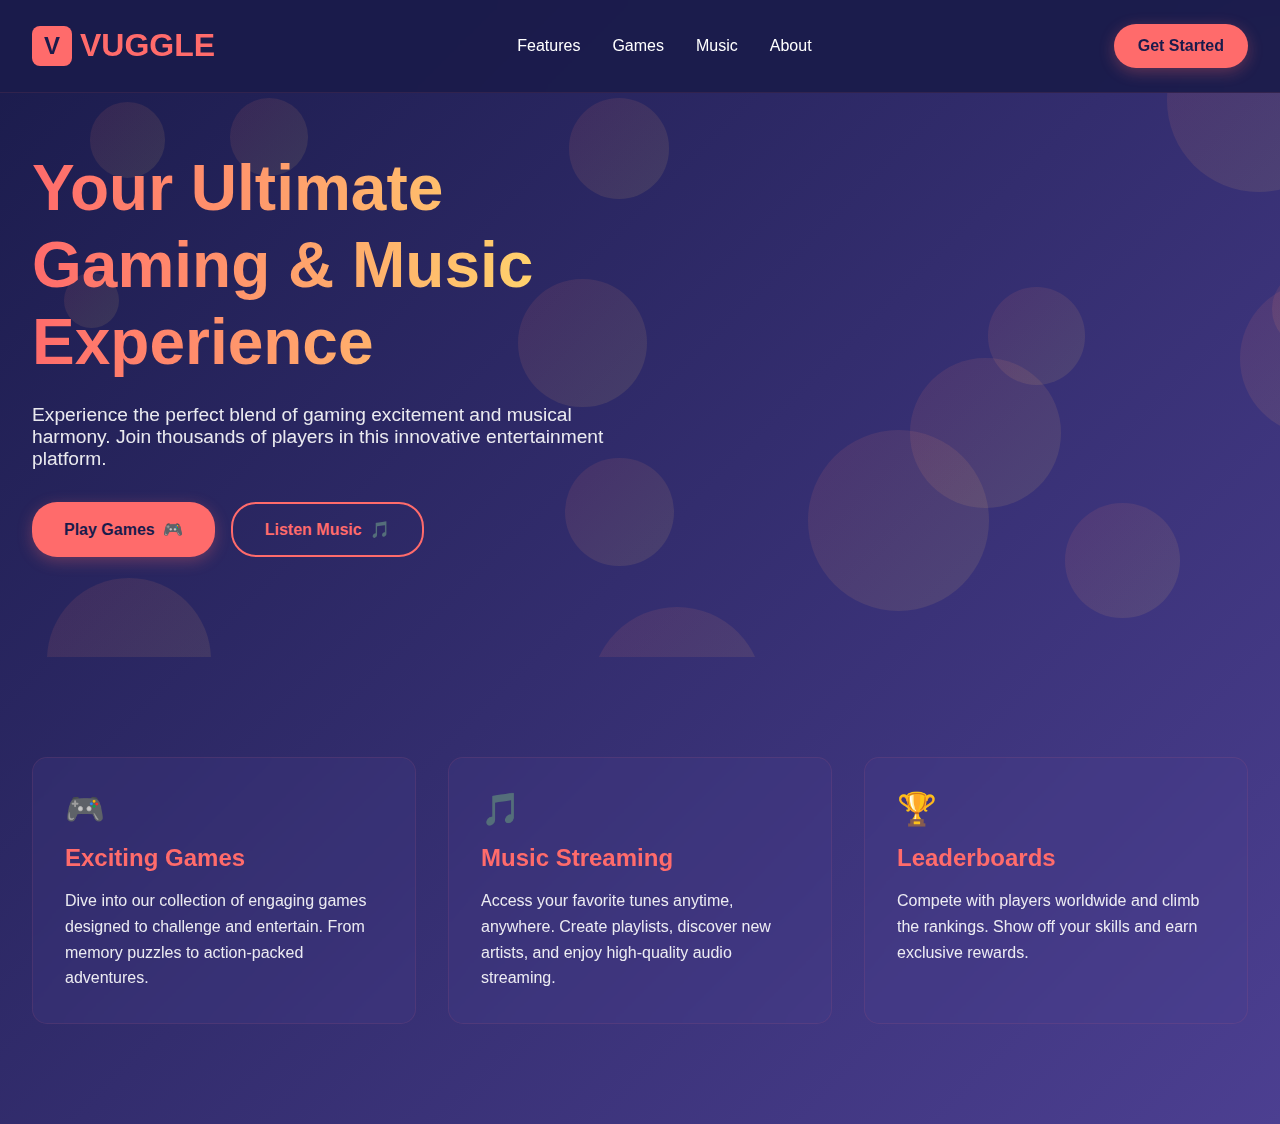
<file: index.html>
<!DOCTYPE html>
<html lang="en">
<head>
    <meta charset="UTF-8">
    <meta name="viewport" content="width=device-width, initial-scale=1.0">
    <title>VUGGLE - Gaming & Music Platform</title>
    <style>
        * {
            margin: 0;
            padding: 0;
            box-sizing: border-box;
            font-family: 'Segoe UI', Tahoma, Geneva, Verdana, sans-serif;
        }

        :root {
            --primary: #1A1B4B;
            --secondary: #4C3F91;
            --accent: #FF6B6B;
            --text: #ffffff;
            --gradient: linear-gradient(135deg, #1A1B4B, #4C3F91);
            --card-bg: rgba(76, 63, 145, 0.2);
            --hover-accent: #FF8787;
        }

        body {
            background: var(--gradient);
            color: var(--text);
            min-height: 100vh;
            overflow-x: hidden;
        }

        .container {
            max-width: 1400px;
            margin: 0 auto;
            padding: 0 2rem;
        }

        /* Header Styles */
        .header {
            padding: 1.5rem 0;
            position: fixed;
            width: 100%;
            top: 0;
            z-index: 1000;
            background: rgba(26, 27, 75, 0.95);
            backdrop-filter: blur(8px);
            border-bottom: 1px solid rgba(255, 107, 107, 0.1);
        }

        .header-content {
            display: flex;
            justify-content: space-between;
            align-items: center;
        }

        .logo {
            font-size: 2rem;
            font-weight: bold;
            color: var(--accent);
            text-decoration: none;
            display: flex;
            align-items: center;
            gap: 0.5rem;
        }

        .logo-icon {
            width: 40px;
            height: 40px;
            background: var(--accent);
            border-radius: 8px;
            display: flex;
            align-items: center;
            justify-content: center;
            font-size: 1.5rem;
            color: var(--primary);
        }

        .nav-links {
            display: flex;
            gap: 2rem;
        }

        .nav-links a {
            color: var(--text);
            text-decoration: none;
            font-weight: 500;
            position: relative;
            padding: 0.5rem 0;
        }

        .nav-links a::after {
            content: '';
            position: absolute;
            bottom: 0;
            left: 0;
            width: 0;
            height: 2px;
            background: var(--accent);
            transition: width 0.3s ease;
        }

        .nav-links a:hover::after {
            width: 100%;
        }

        .auth-btn {
            background: var(--accent);
            color: var(--primary);
            padding: 0.8rem 1.5rem;
            border-radius: 25px;
            text-decoration: none;
            font-weight: 600;
            transition: all 0.3s ease;
            box-shadow: 0 4px 15px rgba(255, 107, 107, 0.3);
        }

        .auth-btn:hover {
            transform: translateY(-2px);
            background: var(--hover-accent);
            box-shadow: 0 6px 20px rgba(255, 107, 107, 0.4);
        }

        /* Hero Section */
        .hero {
            padding-top: 150px;
            padding-bottom: 100px;
            position: relative;
        }

        .hero-content {
            display: flex;
            align-items: center;
            justify-content: space-between;
            gap: 4rem;
        }

        .hero-text {
            flex: 1;
            max-width: 600px;
        }

        .hero-title {
            font-size: 4rem;
            line-height: 1.2;
            margin-bottom: 1.5rem;
            background: linear-gradient(to right, #FF6B6B, #FFE66D);
            -webkit-background-clip: text;
            -webkit-text-fill-color: transparent;
        }

        .hero-subtitle {
            font-size: 1.2rem;
            margin-bottom: 2rem;
            opacity: 0.9;
        }

        .cta-buttons {
            display: flex;
            gap: 1rem;
        }

        .cta-primary {
            background: var(--accent);
            color: var(--primary);
            padding: 1rem 2rem;
            border-radius: 25px;
            text-decoration: none;
            font-weight: 600;
            display: flex;
            align-items: center;
            gap: 0.5rem;
            transition: all 0.3s ease;
            box-shadow: 0 4px 15px rgba(255, 107, 107, 0.3);
        }

        .cta-secondary {
            background: transparent;
            color: var(--accent);
            border: 2px solid var(--accent);
            padding: 1rem 2rem;
            border-radius: 25px;
            text-decoration: none;
            font-weight: 600;
            display: flex;
            align-items: center;
            gap: 0.5rem;
            transition: all 0.3s ease;
        }

        .cta-primary:hover {
            transform: translateY(-2px);
            background: var(--hover-accent);
            box-shadow: 0 6px 20px rgba(255, 107, 107, 0.4);
        }

        .cta-secondary:hover {
            transform: translateY(-2px);
            background: rgba(255, 107, 107, 0.1);
        }

        /* Animated Background */
        .animated-bg {
            position: absolute;
            top: 0;
            left: 0;
            width: 100%;
            height: 100%;
            overflow: hidden;
            z-index: -1;
        }

        .bubble {
            position: absolute;
            background: linear-gradient(135deg, rgba(255, 107, 107, 0.1), rgba(255, 230, 109, 0.1));
            border-radius: 50%;
            animation: float 8s infinite ease-in-out;
        }

        @keyframes float {
            0%, 100% {
                transform: translateY(0) rotate(0deg);
            }
            50% {
                transform: translateY(-100px) rotate(180deg);
            }
        }

        /* Features Section */
        .features {
            padding: 100px 0;
        }

        .features-grid {
            display: grid;
            grid-template-columns: repeat(auto-fit, minmax(300px, 1fr));
            gap: 2rem;
        }

        .feature-card {
            background: var(--card-bg);
            border-radius: 15px;
            padding: 2rem;
            backdrop-filter: blur(8px);
            transition: all 0.3s ease;
            border: 1px solid rgba(255, 107, 107, 0.1);
        }

        .feature-card:hover {
            transform: translateY(-10px);
            border-color: rgba(255, 107, 107, 0.3);
            box-shadow: 0 10px 30px rgba(76, 63, 145, 0.2);
        }

        .feature-icon {
            font-size: 2rem;
            color: var(--accent);
            margin-bottom: 1rem;
        }

        .feature-title {
            font-size: 1.5rem;
            margin-bottom: 1rem;
            color: var(--accent);
        }

        .feature-description {
            opacity: 0.9;
            line-height: 1.6;
        }

        /* Responsive Design */
        @media (max-width: 768px) {
            .header-content {
                flex-direction: column;
                gap: 1rem;
            }

            .nav-links {
                flex-direction: column;
                align-items: center;
            }

            .hero-content {
                flex-direction: column;
                text-align: center;
            }

            .hero-title {
                font-size: 3rem;
            }

            .cta-buttons {
                justify-content: center;
            }
        }
    </style>
</head>
<!-- Rest of the HTML remains the same -->
<body>
    <header class="header">
        <div class="container header-content">
            <a href="#" class="logo">
                <div class="logo-icon">V</div>
                VUGGLE
            </a>
            <nav class="nav-links">
                <a href="#features">Features</a>
                <a href="#games">Games</a>
                <a href="#music">Music</a>
                <a href="#about">About</a>
            </nav>
            <a href="#login" class="auth-btn">Get Started</a>
        </div>
    </header>

    <section class="hero">
        <div class="container hero-content">
            <div class="hero-text">
                <h1 class="hero-title">Your Ultimate Gaming & Music Experience</h1>
                <p class="hero-subtitle">Experience the perfect blend of gaming excitement and musical harmony. Join thousands of players in this innovative entertainment platform.</p>
                <div class="cta-buttons">
                    <a href="./game.html" class="cta-primary">
                        Play Games
                        <span>🎮</span>
                    </a>
                    <a href="#music" class="cta-secondary">
                        Listen Music
                        <span>🎵</span>
                    </a>
                </div>
            </div>
        </div>
        <div class="animated-bg" id="animatedBg"></div>
    </section>

    <section class="features">
        <div class="container">
            <div class="features-grid">
                <div class="feature-card">
                    <div class="feature-icon">🎮</div>
                    <h3 class="feature-title">Exciting Games</h3>
                    <p class="feature-description">Dive into our collection of engaging games designed to challenge and entertain. From memory puzzles to action-packed adventures.</p>
                </div>
                <div class="feature-card">
                    <div class="feature-icon">🎵</div>
                    <h3 class="feature-title">Music Streaming</h3>
                    <p class="feature-description">Access your favorite tunes anytime, anywhere. Create playlists, discover new artists, and enjoy high-quality audio streaming.</p>
                </div>
                <div class="feature-card">
                    <div class="feature-icon">🏆</div>
                    <h3 class="feature-title">Leaderboards</h3>
                    <p class="feature-description">Compete with players worldwide and climb the rankings. Show off your skills and earn exclusive rewards.</p>
                </div>
            </div>
        </div>
    </section>

    <script>
        // Create animated background bubbles
        const animatedBg = document.getElementById('animatedBg');
        const numberOfBubbles = 15;

        for (let i = 0; i < numberOfBubbles; i++) {
            const bubble = document.createElement('div');
            bubble.className = 'bubble';
            
            // Random size between 50px and 200px
            const size = Math.random() * 150 + 50;
            bubble.style.width = `${size}px`;
            bubble.style.height = `${size}px`;
            
            // Random position
            bubble.style.left = `${Math.random() * 100}%`;
            bubble.style.top = `${Math.random() * 100}%`;
            
            // Random animation delay
            bubble.style.animationDelay = `${Math.random() * 5}s`;
            
            animatedBg.appendChild(bubble);
        }

        // Smooth scroll for navigation links
        document.querySelectorAll('a[href^="#"]').forEach(anchor => {
            anchor.addEventListener('click', function (e) {
                e.preventDefault();
                const target = document.querySelector(this.getAttribute('href'));
                if (target) {
                    target.scrollIntoView({
                        behavior: 'smooth'
                    });
                }
            });
        });
    </script>
</body>
</html>
</file>
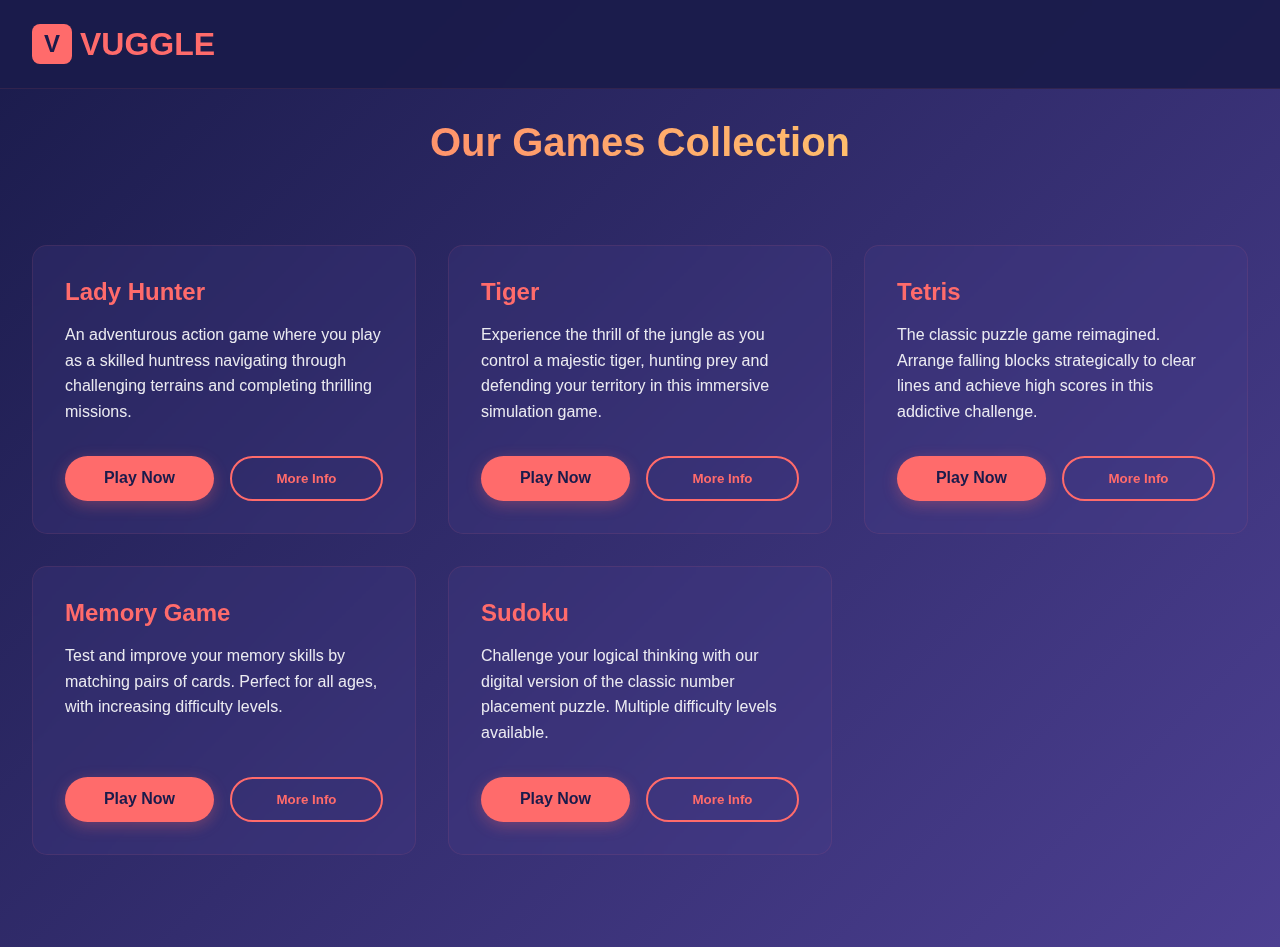
<file: game.html>
<!DOCTYPE html>
<html lang="en">
<head>
    <meta charset="UTF-8">
    <meta name="viewport" content="width=device-width, initial-scale=1.0">
    <title>VUGGLE - Games</title>
    <style>
        * {
            margin: 0;
            padding: 0;
            box-sizing: border-box;
            font-family: 'Segoe UI', Tahoma, Geneva, Verdana, sans-serif;
        }

        :root {
            --primary: #1A1B4B;
            --secondary: #4C3F91;
            --accent: #FF6B6B;
            --text: #ffffff;
            --gradient: linear-gradient(135deg, #1A1B4B, #4C3F91);
            --card-bg: rgba(76, 63, 145, 0.2);
            --hover-accent: #FF8787;
        }

        body {
            background: var(--gradient);
            color: var(--text);
            min-height: 100vh;
        }

        .container {
            max-width: 1400px;
            margin: 0 auto;
            padding: 0 2rem;
        }

        /* Header Styles */
        .header {
            padding: 1.5rem 0;
            position: fixed;
            width: 100%;
            top: 0;
            z-index: 1000;
            background: rgba(26, 27, 75, 0.95);
            backdrop-filter: blur(8px);
            border-bottom: 1px solid rgba(255, 107, 107, 0.1);
        }

        .header-content {
            display: flex;
            justify-content: space-between;
            align-items: center;
        }

        .logo {
            font-size: 2rem;
            font-weight: bold;
            color: var(--accent);
            text-decoration: none;
            display: flex;
            align-items: center;
            gap: 0.5rem;
        }

        .logo-icon {
            width: 40px;
            height: 40px;
            background: var(--accent);
            border-radius: 8px;
            display: flex;
            align-items: center;
            justify-content: center;
            font-size: 1.5rem;
            color: var(--primary);
        }

        /* Games Grid */
        .games-section {
            padding-top: 120px;
            padding-bottom: 60px;
        }

        .section-title {
            font-size: 2.5rem;
            margin-bottom: 2rem;
            text-align: center;
            background: linear-gradient(to right, #FF6B6B, #FFE66D);
            -webkit-background-clip: text;
            -webkit-text-fill-color: transparent;
            padding-bottom: 1rem;
        }

        .games-grid {
            display: grid;
            grid-template-columns: repeat(auto-fit, minmax(300px, 1fr));
            gap: 2rem;
            padding: 2rem 0;
        }

        .game-card {
            background: var(--card-bg);
            border-radius: 15px;
            padding: 2rem;
            backdrop-filter: blur(8px);
            transition: all 0.3s ease;
            display: flex;
            flex-direction: column;
            gap: 1rem;
            border: 1px solid rgba(255, 107, 107, 0.1);
            position: relative;
            overflow: hidden;
        }

        .game-card::before {
            content: '';
            position: absolute;
            top: 0;
            left: 0;
            width: 100%;
            height: 4px;
            background: linear-gradient(to right, var(--accent), #FFE66D);
            opacity: 0;
            transition: opacity 0.3s ease;
        }

        .game-card:hover {
            transform: translateY(-10px);
            border-color: rgba(255, 107, 107, 0.3);
            box-shadow: 0 10px 30px rgba(76, 63, 145, 0.2);
        }

        .game-card:hover::before {
            opacity: 1;
        }

        .game-title {
            font-size: 1.5rem;
            color: var(--accent);
            font-weight: 600;
        }

        .game-description {
            line-height: 1.6;
            flex-grow: 1;
            opacity: 0.9;
        }

        .game-actions {
            display: flex;
            gap: 1rem;
            margin-top: 1rem;
        }

        .play-btn {
            background: var(--accent);
            color: var(--primary);
            padding: 0.8rem 1.5rem;
            border-radius: 25px;
            text-decoration: none;
            font-weight: 600;
            transition: all 0.3s ease;
            border: none;
            cursor: pointer;
            flex: 1;
            text-align: center;
            box-shadow: 0 4px 15px rgba(255, 107, 107, 0.3);
        }

        .info-btn {
            background: transparent;
            color: var(--accent);
            border: 2px solid var(--accent);
            padding: 0.8rem 1.5rem;
            border-radius: 25px;
            text-decoration: none;
            font-weight: 600;
            transition: all 0.3s ease;
            cursor: pointer;
            flex: 1;
            text-align: center;
        }

        .play-btn:hover {
            transform: translateY(-2px);
            background: var(--hover-accent);
            box-shadow: 0 6px 20px rgba(255, 107, 107, 0.4);
        }

        .info-btn:hover {
            transform: translateY(-2px);
            background: rgba(255, 107, 107, 0.1);
        }

        /* Modal */
        .modal {
            display: none;
            position: fixed;
            top: 0;
            left: 0;
            width: 100%;
            height: 100%;
            background: rgba(26, 27, 75, 0.9);
            backdrop-filter: blur(8px);
            justify-content: center;
            align-items: center;
            z-index: 1001;
        }

        .modal-content {
            background: var(--primary);
            padding: 2rem;
            border-radius: 15px;
            max-width: 500px;
            width: 90%;
            position: relative;
            border: 1px solid rgba(255, 107, 107, 0.2);
            box-shadow: 0 20px 40px rgba(0, 0, 0, 0.2);
        }

        .close-modal {
            position: absolute;
            top: 1rem;
            right: 1rem;
            background: none;
            border: none;
            color: var(--accent);
            font-size: 1.5rem;
            cursor: pointer;
            transition: transform 0.3s ease;
        }

        .close-modal:hover {
            transform: rotate(90deg);
        }

        #modalTitle {
            color: var(--accent);
            margin-bottom: 1rem;
            font-size: 1.8rem;
        }

        #modalDescription {
            line-height: 1.6;
            opacity: 0.9;
        }

        @media (max-width: 768px) {
            .header-content {
                flex-direction: column;
                gap: 1rem;
            }

            .games-grid {
                grid-template-columns: 1fr;
            }

            .game-actions {
                flex-direction: column;
            }
        }
    </style>
</head>
<!-- Rest of the HTML remains the same -->
<body>
    <header class="header">
        <div class="container header-content">
            <a href="index.html" class="logo">
                <div class="logo-icon">V</div>
                VUGGLE
            </a>
        </div>
    </header>

    <section class="games-section">
        <div class="container">
            <h1 class="section-title">Our Games Collection</h1>
            <div class="games-grid">
                <div class="game-card">
                    <h3 class="game-title">Lady Hunter</h3>
                    <p class="game-description">An adventurous action game where you play as a skilled huntress navigating through challenging terrains and completing thrilling missions.</p>
                    <div class="game-actions">
                        <a href="#" class="play-btn" onclick="startGame('lady-hunter')">Play Now</a>
                        <button class="info-btn" onclick="showInfo('lady-hunter')">More Info</button>
                    </div>
                </div>

                <div class="game-card">
                    <h3 class="game-title">Tiger</h3>
                    <p class="game-description">Experience the thrill of the jungle as you control a majestic tiger, hunting prey and defending your territory in this immersive simulation game.</p>
                    <div class="game-actions">
                        <a href="#" class="play-btn" onclick="startGame('tiger')">Play Now</a>
                        <button class="info-btn" onclick="showInfo('tiger')">More Info</button>
                    </div>
                </div>

                <div class="game-card">
                    <h3 class="game-title">Tetris</h3>
                    <p class="game-description">The classic puzzle game reimagined. Arrange falling blocks strategically to clear lines and achieve high scores in this addictive challenge.</p>
                    <div class="game-actions">
                        <a href="#" class="play-btn" onclick="startGame('tetris')">Play Now</a>
                        <button class="info-btn" onclick="showInfo('tetris')">More Info</button>
                    </div>
                </div>

                <div class="game-card">
                    <h3 class="game-title">Memory Game</h3>
                    <p class="game-description">Test and improve your memory skills by matching pairs of cards. Perfect for all ages, with increasing difficulty levels.</p>
                    <div class="game-actions">
                        <a href="#" class="play-btn" onclick="startGame('memory')">Play Now</a>
                        <button class="info-btn" onclick="showInfo('memory')">More Info</button>
                    </div>
                </div>

                <div class="game-card">
                    <h3 class="game-title">Sudoku</h3>
                    <p class="game-description">Challenge your logical thinking with our digital version of the classic number placement puzzle. Multiple difficulty levels available.</p>
                    <div class="game-actions">
                        <a href="#" class="play-btn" onclick="startGame('sudoku')">Play Now</a>
                        <button class="info-btn" onclick="showInfo('sudoku')">More Info</button>
                    </div>
                </div>
            </div>
        </div>
    </section>

    <div class="modal" id="infoModal">
        <div class="modal-content">
            <button class="close-modal" onclick="closeModal()">×</button>
            <h2 id="modalTitle"></h2>
            <p id="modalDescription"></p>
        </div>
    </div>

    <script>
        const gameInfo = {
            'lady-hunter': {
                title: 'Lady Hunter',
                description: 'Embark on an epic adventure as a skilled huntress. Navigate through diverse landscapes, track dangerous creatures, and complete challenging missions. Features include character customization, weapon upgrades, and multiplayer modes.'
            },
            'tiger': {
                title: 'Tiger',
                description: 'Step into the role of a powerful tiger in this unique survival game. Hunt for prey, defend your territory, and raise your cubs while facing environmental challenges and rival predators. Experience realistic jungle mechanics and dynamic weather systems.'
            },
            'tetris': {
                title: 'Tetris',
                description: 'Our modern take on the beloved classic features multiple game modes, competitive multiplayer, and weekly challenges. Master different strategies, compete on global leaderboards, and unlock special pieces and power-ups.'
            },
            'memory': {
                title: 'Memory Game',
                description: 'Exercise your brain with our enhanced memory matching game. Features include various themes, timed challenges, and progressive difficulty levels. Perfect for both casual play and serious memory training.'
            },
            'sudoku': {
                title: 'Sudoku',
                description: 'Enjoy our digital version of Sudoku with features like hint system, difficulty ratings, and daily challenges. Track your progress, compete with friends, and improve your logical thinking skills.'
            }
        };

        function showInfo(gameId) {
            const modal = document.getElementById('infoModal');
            const title = document.getElementById('modalTitle');
            const description = document.getElementById('modalDescription');
            
            title.textContent = gameInfo[gameId].title;
            description.textContent = gameInfo[gameId].description;
            
            modal.style.display = 'flex';
        }

        function closeModal() {
            document.getElementById('infoModal').style.display = 'none';
        }

        function startGame(gameId) {
            // Placeholder for game launch functionality
            alert(`Starting ${gameInfo[gameId].title}... Game launch functionality would be implemented here.`);
        }

        // Close modal when clicking outside
        window.onclick = function(event) {
            const modal = document.getElementById('infoModal');
            if (event.target === modal) {
                closeModal();
            }
        }
    </script>
</body>
</html>
</file>
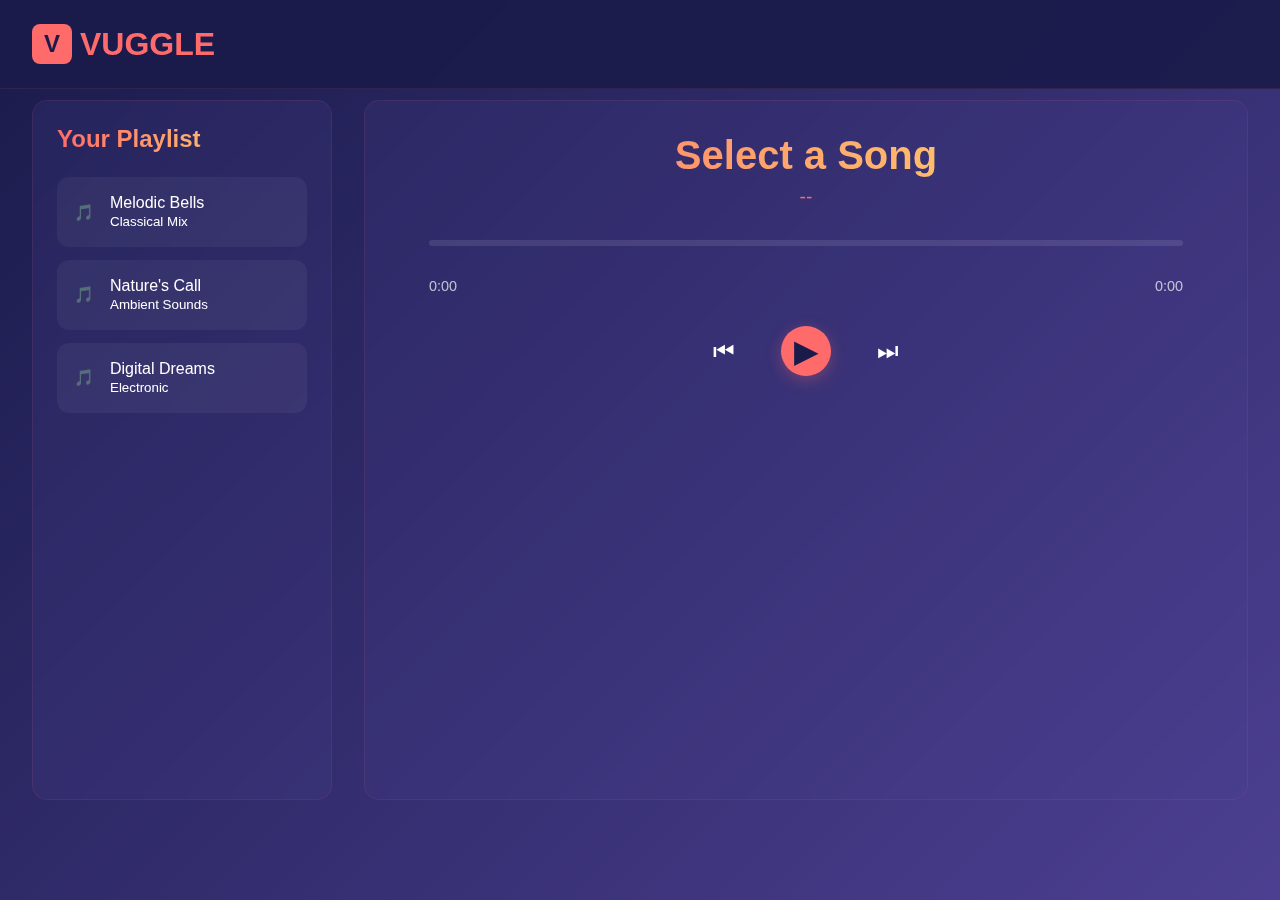
<file: music.html>
<!DOCTYPE html>
<html lang="en">
<head>
    <meta charset="UTF-8">
    <meta name="viewport" content="width=device-width, initial-scale=1.0">
    <title>VUGGLE - Music Player</title>
    <style>
        :root {
            --primary: #1A1B4B;
            --secondary: #4C3F91;
            --accent: #FF6B6B;
            --text: #ffffff;
            --gradient: linear-gradient(135deg, #1A1B4B, #4C3F91);
            --card-bg: rgba(76, 63, 145, 0.2);
            --hover-accent: #FF8787;
        }

        * {
            margin: 0;
            padding: 0;
            box-sizing: border-box;
            font-family: 'Segoe UI', Tahoma, Geneva, Verdana, sans-serif;
        }

        body {
            background: var(--gradient);
            color: var(--text);
            min-height: 100vh;
        }

        .container {
            max-width: 1400px;
            margin: 0 auto;
            padding: 0 2rem;
        }

        /* Header Styles */
        .header {
            padding: 1.5rem 0;
            position: fixed;
            width: 100%;
            top: 0;
            z-index: 1000;
            background: rgba(26, 27, 75, 0.95);
            backdrop-filter: blur(8px);
            border-bottom: 1px solid rgba(255, 107, 107, 0.1);
        }

        .header-content {
            display: flex;
            justify-content: space-between;
            align-items: center;
        }

        .logo {
            font-size: 2rem;
            font-weight: bold;
            color: var(--accent);
            text-decoration: none;
            display: flex;
            align-items: center;
            gap: 0.5rem;
        }

        .logo-icon {
            width: 40px;
            height: 40px;
            background: var(--accent);
            border-radius: 8px;
            display: flex;
            align-items: center;
            justify-content: center;
            font-size: 1.5rem;
            color: var(--primary);
        }

        /* Music Player Styles */
        .music-container {
            padding-top: 100px;
            min-height: calc(100vh - 100px);
            display: grid;
            grid-template-columns: 300px 1fr;
            gap: 2rem;
        }

        .playlist-section {
            background: var(--card-bg);
            backdrop-filter: blur(8px);
            border-radius: 15px;
            padding: 1.5rem;
            border: 1px solid rgba(255, 107, 107, 0.1);
            transition: all 0.3s ease;
        }

        .playlist-section:hover {
            border-color: rgba(255, 107, 107, 0.3);
            box-shadow: 0 10px 30px rgba(76, 63, 145, 0.2);
        }

        .playlist-title {
            font-size: 1.5rem;
            margin-bottom: 1.5rem;
            color: var(--accent);
            background: linear-gradient(to right, #FF6B6B, #FFE66D);
            -webkit-background-clip: text;
            -webkit-text-fill-color: transparent;
        }

        .song-list {
            display: flex;
            flex-direction: column;
            gap: 0.8rem;
        }

        .song-item {
            padding: 1rem;
            background: rgba(255, 255, 255, 0.05);
            border-radius: 12px;
            cursor: pointer;
            transition: all 0.3s ease;
            display: flex;
            align-items: center;
            gap: 1rem;
            border: 1px solid transparent;
        }

        .song-item:hover {
            background: rgba(255, 107, 107, 0.1);
            border-color: rgba(255, 107, 107, 0.2);
            transform: translateX(5px);
        }

        .song-item.playing {
            background: var(--accent);
            color: var(--primary);
            font-weight: 600;
            transform: translateX(5px);
            box-shadow: 0 4px 15px rgba(255, 107, 107, 0.3);
        }

        .player-section {
            background: var(--card-bg);
            backdrop-filter: blur(8px);
            border-radius: 15px;
            padding: 2rem;
            display: flex;
            flex-direction: column;
            gap: 2rem;
            border: 1px solid rgba(255, 107, 107, 0.1);
            transition: all 0.3s ease;
        }

        .player-section:hover {
            border-color: rgba(255, 107, 107, 0.3);
            box-shadow: 0 10px 30px rgba(76, 63, 145, 0.2);
        }

        .now-playing {
            text-align: center;
        }

        .song-title {
            font-size: 2.5rem;
            margin-bottom: 0.5rem;
            background: linear-gradient(to right, #FF6B6B, #FFE66D);
            -webkit-background-clip: text;
            -webkit-text-fill-color: transparent;
        }

        .artist-name {
            color: var(--accent);
            font-size: 1.2rem;
        }

        .controls {
            display: flex;
            justify-content: center;
            align-items: center;
            gap: 2rem;
        }

        .control-btn {
            background: none;
            border: none;
            color: var(--text);
            cursor: pointer;
            font-size: 1.5rem;
            width: 50px;
            height: 50px;
            border-radius: 50%;
            display: flex;
            align-items: center;
            justify-content: center;
            transition: all 0.3s ease;
            border: 2px solid transparent;
        }

        .control-btn:hover {
            background: rgba(255, 107, 107, 0.1);
            border-color: var(--accent);
            transform: scale(1.1);
        }

        .play-btn {
            background: var(--accent);
            font-size: 2rem;
            color: var(--primary);
            box-shadow: 0 4px 15px rgba(255, 107, 107, 0.3);
        }

        .play-btn:hover {
            background: var(--hover-accent);
            transform: scale(1.1);
            box-shadow: 0 6px 20px rgba(255, 107, 107, 0.4);
        }

        .progress-container {
            background: rgba(255, 255, 255, 0.1);
            height: 6px;
            border-radius: 3px;
            cursor: pointer;
            margin: 0 2rem;
            position: relative;
            overflow: hidden;
        }

        .progress {
            background: linear-gradient(to right, var(--accent), #FFE66D);
            height: 100%;
            border-radius: 3px;
            width: 0%;
            transition: width 0.1s linear;
        }

        .time {
            display: flex;
            justify-content: space-between;
            font-size: 0.9rem;
            color: rgba(255, 255, 255, 0.7);
            padding: 0 2rem;
        }

        @media (max-width: 768px) {
            .music-container {
                grid-template-columns: 1fr;
                padding: 120px 1rem 2rem 1rem;
            }

            .controls {
                gap: 1rem;
            }
        }
    </style>
</head>
<!-- Rest of the HTML remains the same -->
<body>
    <header class="header">
        <div class="container header-content">
            <a href="index.html" class="logo">
                <div class="logo-icon">V</div>
                VUGGLE
            </a>
        </div>
    </header>

    <div class="container music-container">
        <div class="playlist-section">
            <h2 class="playlist-title">Your Playlist</h2>
            <div class="song-list">
                <div class="song-item" data-src="https://cdnjs.cloudflare.com/ajax/libs/ion-sound/3.0.7/sounds/bell_ring.mp3">
                    <span>🎵</span>
                    <div>
                        <div>Melodic Bells</div>
                        <small>Classical Mix</small>
                    </div>
                </div>
                <div class="song-item" data-src="https://cdnjs.cloudflare.com/ajax/libs/ion-sound/3.0.7/sounds/branch_break.mp3">
                    <span>🎵</span>
                    <div>
                        <div>Nature's Call</div>
                        <small>Ambient Sounds</small>
                    </div>
                </div>
                <div class="song-item" data-src="https://cdnjs.cloudflare.com/ajax/libs/ion-sound/3.0.7/sounds/button_click.mp3">
                    <span>🎵</span>
                    <div>
                        <div>Digital Dreams</div>
                        <small>Electronic</small>
                    </div>
                </div>
            </div>
        </div>

        <div class="player-section">
            <div class="now-playing">
                <h2 class="song-title">Select a Song</h2>
                <p class="artist-name">--</p>
            </div>

            <div class="progress-container" id="progress-container">
                <div class="progress" id="progress"></div>
            </div>

            <div class="time">
                <span id="current-time">0:00</span>
                <span id="duration">0:00</span>
            </div>

            <div class="controls">
                <button class="control-btn" id="prev">⏮</button>
                <button class="control-btn play-btn" id="play">▶</button>
                <button class="control-btn" id="next">⏭</button>
            </div>
        </div>
    </div>

    <script>
        const audio = new Audio();
        const songItems = document.querySelectorAll('.song-item');
        const playBtn = document.getElementById('play');
        const prevBtn = document.getElementById('prev');
        const nextBtn = document.getElementById('next');
        const progress = document.getElementById('progress');
        const progressContainer = document.getElementById('progress-container');
        const currentTimeEl = document.getElementById('current-time');
        const durationEl = document.getElementById('duration');
        const songTitle = document.querySelector('.song-title');
        const artistName = document.querySelector('.artist-name');

        let currentSong = 0;
        let isPlaying = false;

        function playSong() {
            isPlaying = true;
            playBtn.textContent = '⏸';
            audio.play();
        }

        function pauseSong() {
            isPlaying = false;
            playBtn.textContent = '▶';
            audio.pause();
        }

        function loadSong(index) {
            const song = songItems[index];
            audio.src = song.dataset.src;
            songTitle.textContent = song.querySelector('div > div').textContent;
            artistName.textContent = song.querySelector('small').textContent;

            songItems.forEach(item => item.classList.remove('playing'));
            song.classList.add('playing');
        }

        function updateProgress(e) {
            const { duration, currentTime } = e.srcElement;
            const progressPercent = (currentTime / duration) * 100;
            progress.style.width = `${progressPercent}%`;

            // Update time displays
            const currentMinutes = Math.floor(currentTime / 60);
            const currentSeconds = Math.floor(currentTime % 60);
            currentTimeEl.textContent = `${currentMinutes}:${currentSeconds.toString().padStart(2, '0')}`;

            if (duration) {
                const durationMinutes = Math.floor(duration / 60);
                const durationSeconds = Math.floor(duration % 60);
                durationEl.textContent = `${durationMinutes}:${durationSeconds.toString().padStart(2, '0')}`;
            }
        }

        function setProgress(e) {
            const width = this.clientWidth;
            const clickX = e.offsetX;
            const duration = audio.duration;
            audio.currentTime = (clickX / width) * duration;
        }

        // Event Listeners
        playBtn.addEventListener('click', () => {
            if (!audio.src) return;
            isPlaying ? pauseSong() : playSong();
        });

        prevBtn.addEventListener('click', () => {
            if (currentSong > 0) {
                currentSong--;
                loadSong(currentSong);
                if (isPlaying) playSong();
            }
        });

        nextBtn.addEventListener('click', () => {
            if (currentSong < songItems.length - 1) {
                currentSong++;
                loadSong(currentSong);
                if (isPlaying) playSong();
            }
        });

        songItems.forEach((song, index) => {
            song.addEventListener('click', () => {
                currentSong = index;
                loadSong(currentSong);
                playSong();
            });
        });

        audio.addEventListener('timeupdate', updateProgress);
        progressContainer.addEventListener('click', setProgress);

        audio.addEventListener('ended', () => {
            if (currentSong < songItems.length - 1) {
                currentSong++;
                loadSong(currentSong);
                playSong();
            } else {
                pauseSong();
            }
        });
    </script>
</body>
</html>
</file>
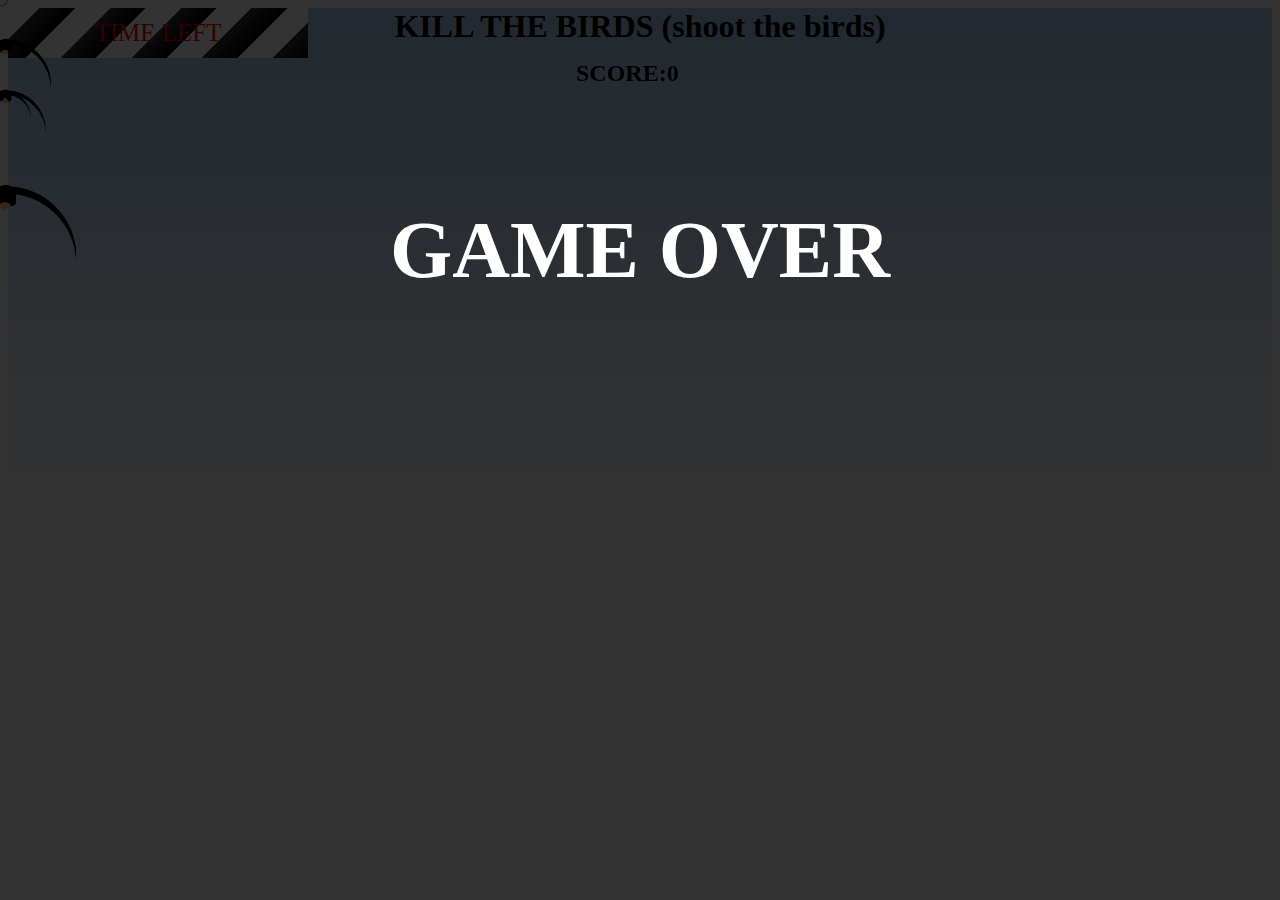
<file: birdkiller/bird.html>
<html lang="en">
<head>
    <meta charset="UTF-8">
    <meta http-equiv="X-UA-Compatible" content="IE=edge">
    <meta name="viewport" content="width=device-width, initial-scale=1.0">
    <title>Document</title>
    <link rel="stylesheet" href="bird.css">
</head>
<body>
    <div class="wrapper">
        <div class="timer">
             <span></span>    
        </div>
        <div class="gameover">GAME OVER</div>
        <h1>KILL THE BIRDS <span>(shoot the birds)</span></h1>
       
        <input class="input-circle input-circle1" type="radio" id="circle1" >
       <input class="input-circle input-circle2" type="radio" id="circle2" >
       <input class="input-circle input-circle3" type="radio" id="circle3" >
       <input class="input-circle input-circle4" type="radio" id="circle4" >
       <input class="input-circle input-circle5" type="radio" id="circle5" >
       <input class="input-circle input-circle6" type="radio" id="circle6" >
        
        <label for="circle1" class="pajaro pajaro1"><span></span></label>
        <label for="circle2" class="pajaro pajaro2"><span></span></label>
        <label for="circle3" class="pajaro pajaro3"><span></span></label>
        <label for="circle4" class="pajaro pajaro4"><span></span></label>
        <label for="circle5" class="pajaro pajaro5"><span></span></label>
        <label for="circle6" class="pajaro pajaro6"><span></span></label>
        <div class="sum">SCORE:</div>
        
        
        
        
        
        
    
      </div>
      
</body>
</html>
</file>
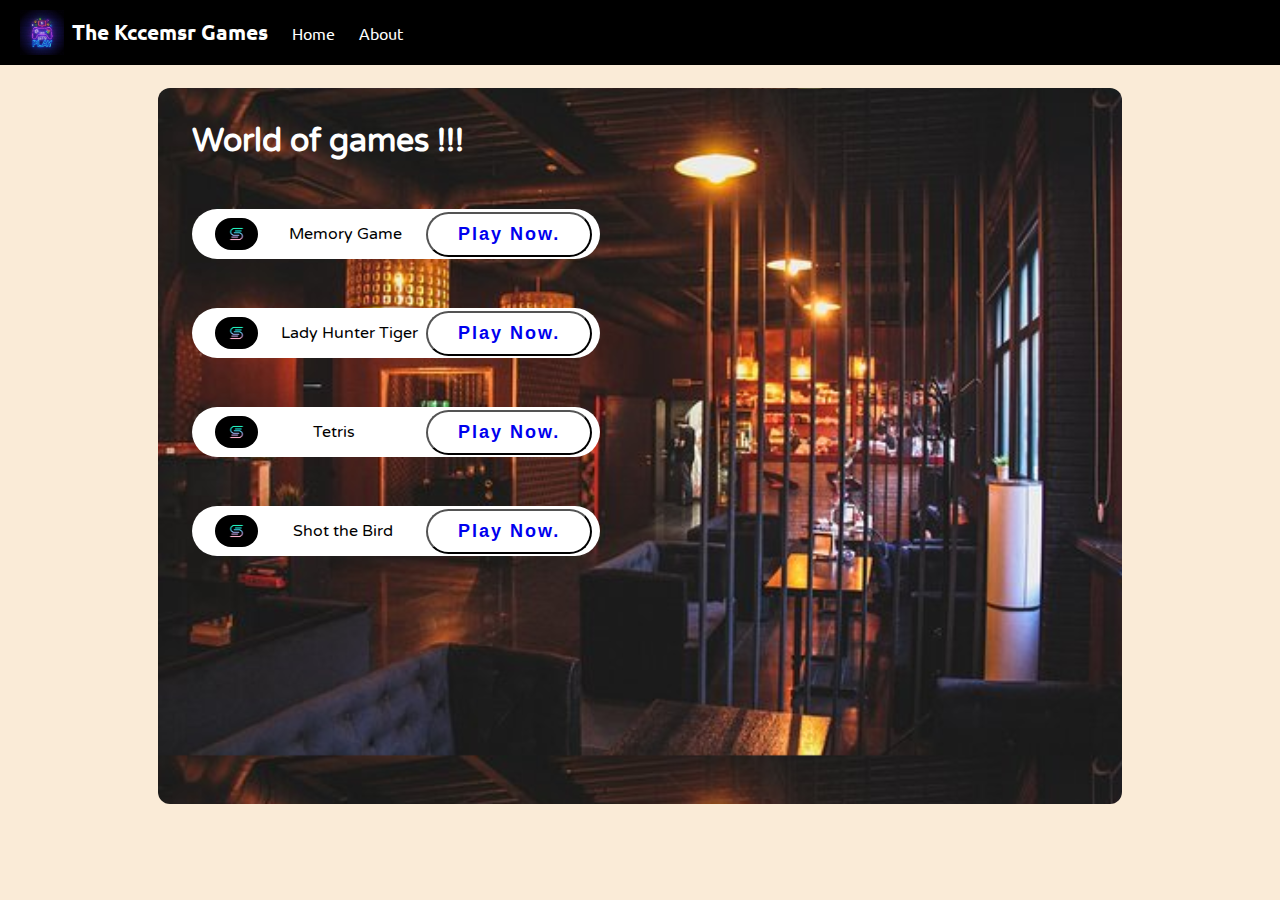
<file: games/game.html>
<!DOCTYPE html>
<html lang="en">
<head>
    <meta charset="UTF-8">
    <meta http-equiv="X-UA-Compatible" content="IE=edge">
    <meta name="viewport" content="width=device-width, initial-scale=1.0">
    <title>The Kccemsr Games.</title>
    <link rel="stylesheet" href="game.css">
</head>
<body>
    <nav>
        <ul>
            <li class="brand"><img src="logo.jpg" alt="The Kccemsr Games">The Kccemsr Games</li>
            <li>Home</li>
            <li>About</li>
        </ul>
    </nav>
       <div class="container">
        <div class="gameList">
            <h1>World of games !!!</h1>
            <div class="gameItemContainer">
                <div class="content">
                    <img src="icon.png" alt="1">
                    <span class="gameName">Memory Game</span>
                    <h1></h1>
                    <button class="btn"><a href="file:///C:/Installworld/Memory%20game/memory.html">Play Now.</a></button>
                </div>
                <div class="content">
                    <img src="icon.png" alt="2">
                    <span class="gameName">Lady Hunter Tiger</span>
                    <h2></h2>
                    <button class="btn"><a href="file:///C:/Installworld/ladyhuntertiger/index.html">Play Now.</a></button>
                </div>
                <div class="content">
                    <img src="icon.png" alt="2">
                    <span class="gameName">Tetris</span>
                    <h2></h2>
                    <button class="btn"><a href="file:///C:/Installworld/tetris/tetris.html">Play Now.</a></button>
                </div>
                <div class="content">
                    <img src="icon.png" alt="2">
                    <span class="gameName">Shot the Bird</span>
                    <h2></h2>
                    <button class="btn"><a href="file:///C:/Installworld/birdkiller/bird.html">Play Now.</a></button>
                </div>


            </div>
        </div>
        
        </div>
    </div>
   
    
</body>
</html>
</file>
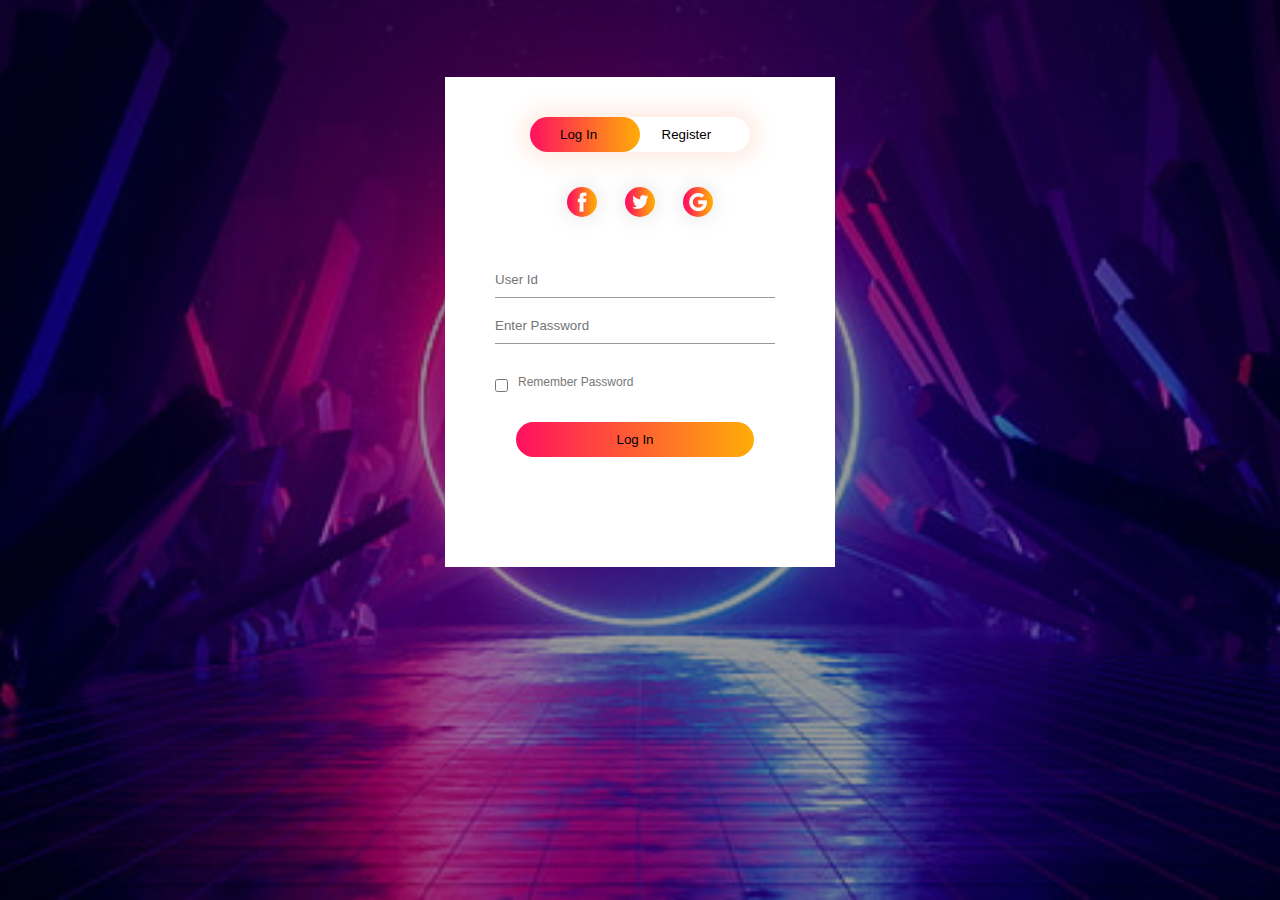
<file: loginform/login.html>
<!DOCTYPE html>
<html lang="en">
<head>
    <title>Login And Registration Form</title>
    <link rel="stylesheet" href="login.css">
</head>
<body>
    <div class="hero">
        <div class="form-box">
           <div class="button-box">
               <div id="btn"></div>
               <button type="button" class="toggle-btn" onclick="login()">Log In</button>
               <button type="button" class="toggle-btn" onclick="register()">Register</button>
           </div>
           <div class="social-icons">
            <img src="fb.png">
            <img src="tw.png">
            <img src="gp.png">
        </div>
        <form id="login" class="input-group">
            <input type="text" class="input-field" placeholder="User Id" required>
            <input type="text" class="input-field" placeholder="Enter Password" required>
            <input type="checkbox" class="chech-box"><span>Remember Password</span>
            <button type="submit" class="submit-btn">Log In</button>
        </form>
        <form id="register" class="input-group">
            <input type="text" class="input-field" placeholder="User Id" required>
            <input type="email" class="input-field" placeholder="Email Id" required>
            <input type="text" class="input-field" placeholder="Enter Password" required>
            <input type="checkbox" class="chech-box"><span>I agree to the terms & conditions.</span>
            <button type="submit" class="submit-btn">Register</button>
        </form>
        </div>
       
    </div>
    <script>
        var x = document.getElementById("login");
        var y = document.getElementById("register");
        var z = document.getElementById("btn");

        function register(){
            x.style.left = "-400px";
            y.style.left = "50px";
            z.style.left = "110px";
        }
        function Login(){
            x.style.left = "50px";
            y.style.left = "450px";
            z.style.left = "0";
        }
    </script>
</body>
</html>
</file>
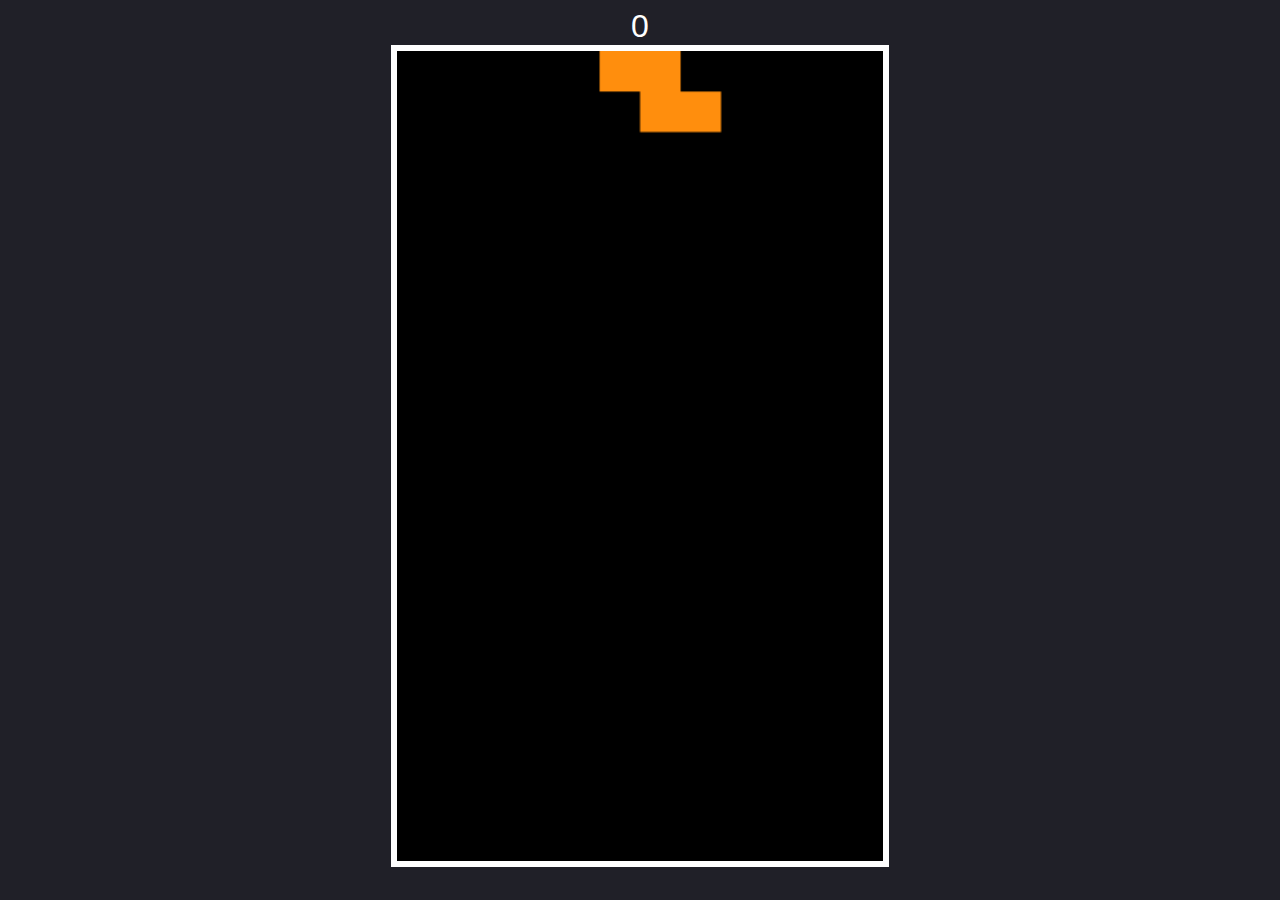
<file: tetris/tetris.html>
<html>
<head>
    <title>Tetris</title>
    <style>
      body {
        background: #202028;
        color: #fff;
        font-family: sans-serif;
        font-size: 2em;
        text-align: center;
      }
      canvas {
        border: solid .2em #fff;
        height: 90vh;
      }
    </style>
</head>
<body>
    <div id="score"></div>
    <canvas id="tetris" width="240" height="400" />
    <script src="tetris.js"></script>
</body>
</html>
</file>
<file: games/game.css>
@import url('https://fonts.googleapis.com/css2?family=Ubuntu&display=swap');
@import url('https://fonts.googleapis.com/css2?family=Varela+Round&display=swap');
body{
    background-color: antiquewhite;
}

*{
    margin: 0;
    padding: 0;
}

nav{
    font-family: 'Ubuntu', sans-serif;
}

nav ul{
    display: flex;
    align-items: center;
    list-style-type: none;
    height: 65px;
    background-color: black;
    color:white;
    
}

nav ul li{
    padding: 0 12px;
}
.brand img{
    width: 44px;
    padding: 0 8px;
}

.brand {
    display: flex;
    align-items: center;
    font-weight: bolder;
    font-size: 1.3rem;
}
.container{
    min-height: 72vh;
    background-color:black;
    color:white;
   font-family: 'Varela Round', sans-serif;
   display: flex;
   margin: 23px auto;
   width: 70%;
   border-radius: 12px;
   padding: 34px;
   background-image: url('cover1.jpg');
   background-repeat:repeat;
   background-size: 1000px;
}

.bottom{
    position: sticky;
    bottom: 0;
    height: 130px;
    background-color:black;
    color:white;
    display: flex;
    justify-content: center;
    align-items: center;
    flex-direction: column; 
}
.social-icons{
    margin: 30px auto;
    text-align: center;
}
.social-icons img{
    width: 30px;
    margin: 0 12px;
    box-shadow: 0 0 20px 0 #7f7f7f3d;
    cursor: pointer;
    border-radius: 50%;
}
.content{
    height: 50px;
    display: flex;
    background-color: white;
    
    color: black;
    margin: 12px 0;
    justify-content: space-between;
    align-items:center;
    border-radius: 34px;
}

.content img{
    width: 43px;
    margin: 0 23px;
    border-radius: 34px;
}
.btn{
    cursor: pointer;
    color: black;
    font-size: 18px;
    letter-spacing: 2px;
    padding: 10px 30px;
    
    background: transparent;
    text-decoration: none;
    text-align: center;
    font-weight: bold;
    margin: 40px 8px;
    border-radius: 35px;
}
.btn:hover{
    color: #000;
    background-color: #fff;
}
.btn a:visited{
    background-color: #fff;
    color: black;
}
.btn a:hover{
    color: #000;   
}
.btn a:link{
    text-decoration: none;
}
.content{
    text-align: center;
    margin-top: 12%;
}
.content hl{
    font-size: 80px;
    color: white;
}
</file>
<file: loginform/login.css>
*{
    margin: 0;
    padding: 0;
    font-family: sans-serif;
}
.hero{
    height: 100%;
    width: 100%;
    background-image: linear-gradient(rgba(0, 0, 0, 0.4), rgba(0, 0, 0, 0.4)),url(log.jpg);
    background-position: center;
    background-size: cover;
    position: absolute;
}
.form-box{
    width: 380px;
    height: 480px;
    position: relative;
    margin: 6% auto;
    background: #fff;
    padding: 5px;
    overflow: hidden;
}
.button-box{
    width: 220px;
    margin: 35px auto;
    position: relative;
    box-shadow: 0 0 20px 9px #ff61241f;
    border-radius: 30px;
}
.toggle-btn{
    padding: 10px 30px;
    cursor: pointer;
    background: transparent;
    border: 0;
    outline: none;
    position: relative;
}
#btn{
    top: 0;
    left: 0;
    position: absolute;
    width: 110px;
    height: 100%;
    background: linear-gradient(to right, #ff105f, #ffad06) ;
    border-radius: 30px;
    transition: .5s;
}
.social-icons{
    margin: 30px auto;
    text-align: center;
}
.social-icons img{
    width: 30px;
    margin: 0 12px;
    box-shadow: 0 0 20px 0 #7f7f7f3d;
    cursor: pointer;
    border-radius: 50%;
}
.input-group{
    top: 180px;
    position: absolute;
    width: 280px;
    transition: .5s;
}
.input-field{
   width: 100%;
   padding: 10px 0;
   margin: 5px 0;
   border-left: 0;
   border-top: 0;
   border-right: 0;
   border-bottom: 1px solid #999;
   outline: none;
   background: transparent; 
}
.submit-btn{
  width: 85%;
  padding: 10px 30px;
  cursor: pointer;
  display: block;
  margin: auto;
  background: linear-gradient(to right, #ff105f, #ffad06); 
  border: 0;
  outline: none;
  border-radius: 30px; 
}
.chech-box{
    margin: 30px 10px 30px 0;
}
span{
    color: #777;
    font-size: 12px;
    bottom: 68px;
    position: absolute;
}
#login{
    left: 50px;
}
#register{
    left: 450px;
}
</file>
<file: birdkiller/bird.css>
body{
    counter-reset:birds;
    -webkit-touch-callout: none;
  -webkit-user-select: none;
  -khtml-user-select: none;
  -moz-user-select: none;
  -ms-user-select: none;
  user-select: none;
    overflow:hidden;
  }
  /*hide checkbox*/
  input{position:fixed; left:-10px; top:-10px;}
  
  h1{margin:0; text-align:center;}

  
  /*play area*/
  .wrapper{  
    height:500px;
    background: -webkit-linear-gradient(top, hsla(210,70%,80%,1) 0%,hsla(210,50%,100%,1) 100%);
    position:relative;
    cursor:crosshair;
  }
  /*count dead birds*/
  .input-circle:checked{
    counter-increment:birds;
  }
  
  .sum{position:fixed; left:45%;
     top:60px; 
     font-size:24px;
     font-weight:bold;
    }
  
  /*print to screen dead birds*/
  .sum:after{
    content: counter(birds);
  }
  
  .input-circle ~ .pajaro{
    opacity:0;
    transition:0.3s  cubic-bezier(0,.43,1,0);
    animation: move 8s infinite alternate;
  }
  .input-circle1:not(:checked) ~ .pajaro1,
  .input-circle2:not(:checked) ~ .pajaro2,
  .input-circle3:not(:checked) ~ .pajaro3,
  .input-circle4:not(:checked) ~ .pajaro4,
  .input-circle5:not(:checked) ~ .pajaro5,
  .input-circle6:not(:checked) ~ .pajaro6
  {
    opacity:1; 
  }
  
  
  .input-circle1:checked ~ .pajaro1 span,
  .input-circle2:checked ~ .pajaro2 span,
  .input-circle3:checked ~ .pajaro3 span,
  .input-circle4:checked ~ .pajaro4 span,
  .input-circle5:checked ~ .pajaro5 span,
  .input-circle6:checked ~ .pajaro6 span
  {
    display:block;
    
  }
  
  .pajaro{   
    position:absolute;
    left:0;  
    cursor:crosshair;
  }
  .pajaro>span{
    display:none;position:absolute; z-index:2; left:-250%;bottom:-50%;  
    background-color:white; border:solid 2px #000; width:80px; height:30px; padding:10px; border-radius:50%;
  }
  .pajaro>span:before{
    content:"I'm Dead!"; color:red; font-weight:bold;
  }
  
  .pajaro1{top:50px;
    animation-delay: -2s!important;
    transform:scale(0.9);
  }
  .pajaro2{
    top:100px;
    animation-delay: -1s!important;
    transform:scale(0.8); 
  }
  .pajaro3{
    top:200px;
    animation-delay: -3s!important;
    transform:scale(1.4); 
  }
  
  .pajaro4{top:50px;
    animation-delay: -12s!important;
    transform:scale(0.9);
  }
  .pajaro5{
    top:100px;
    animation-delay: -16s!important;
    transform:scale(0.5); 
  }
  .pajaro6{
    top:200px;
    animation-delay: -20s!important;
    transform:scale(1.4); 
  }
  
  @keyframes move{
  0%{left:0%;}
  20%{left:20%;top:50%; }
  40%{top:30%; left:60%;}
  60%{top:80%;left:80%;}
  80%{top:10%; left:20%;}
  100%{top:30%; left:20%; }
  }
  
  
  .timer{
    background-color:#333; width:300px;height:50px;
    position:fixed;
  }
  
  
  .timer span{
    display:block;
    background:repeating-linear-gradient(-45deg, #000, rgba(0, 0, 0, 0) 25px, #FFF 25px, #FFF 50px);
    width:300px; height:50px;
    animation:timer 20s linear;
  }
  
  .timer span:before{  
    content:"TIME LEFT";
    display:block;
    position:absolute; z-index:3;
    left:0; 
    right:0;
    top:0;
    bottom:0;
    text-align:center;
    line-height:50px;
    font-size:25px;
    color:red;
  }
  @keyframes timer{
  0%{width:10px;}
  100%{width:300px; display:block;}
  }
  
  
  .gameover{
    position:fixed; z-index:100000; left:0; top:0; bottom:0; right:0; background-color:rgba(0,0,0,0.8);
    animation:gameover 20s linear forwards;
    font-size:80px; color:white; font-weight:bold; text-align:center; 
    text-indent:0;  
    line-height:500px;
  }
  
  @keyframes gameover{
  0%{left:-5000px;bottom:100%;}
  97%{left:-5000px;bottom:100%;}
  100%{ left:0px;}
  }
  
  footer{position:fixed; left:0; bottom:0; padding:10px 20px;}
  footer svg{vertical-align:middle;}
  footer a{text-decoration:none;  font-size:20px; color:rgba(29,161,242,1.00); vertical-align:middle;}
  
  
  
  
  /*------------------------------------------------------ body of the bird
  */
  
  .pajaro{
    background:black;
    border-radius: 50% 50% 20% 20%;
    color:white;
    line-height:20px;
    letter-spacing: 2px;
    font-size:0.8em;
    text-align:center;
    position:absolute;
   
    margin-top:-20px; margin-left:-10px;
    width:15px; height:15px;
    animation:planeo 0.8s linear infinite;
    z-index:999;
  }
  
  .pajaro:after,
  .pajaro:before{
    content:"";
    position:absolute;
    top:50%; left:50%;
  }
  
  /*------------------------------------------------------ bird wings
  */
  
  .pajaro:after{
    border-radius: 100% 100% 0 0;
    box-shadow: inset 0px 5px 0 black;
    width:100px; height:100px;
    margin-top:-7px; margin-left:-50px;
    transform-origin: 100% 0%;
    animation:alas 3s linear infinite;
  }
  
  /*------------------------------------------------------ bird beak
  */
  
  .pajaro:before{
    background:#FFC37F;
    border-radius: 100% 0% 20% 0%;
    margin-top:3px; margin-left:-4px;
    width:6px; height:6px;
    transform:rotateZ(45deg);
  }
  
  /*------------------------------------------------------ wings animation
  */
  
  @keyframes alas {
    50%{
      transform:rotateX(-1440deg);
    }
  }
  
  /*------------------------------------------------------ bird animation
  */
  
  @keyframes planeo {
    40%{
      transform:rotateZ(2deg) translateX(2px) translateY(10px) translateZ(0);
      line-height:16px;
      font-size:0.6em;
    }
    80%{
      transform:rotateZ(-2deg) translateX(5px) translateY(8px) translateZ(0);
    }
  }
</file>
